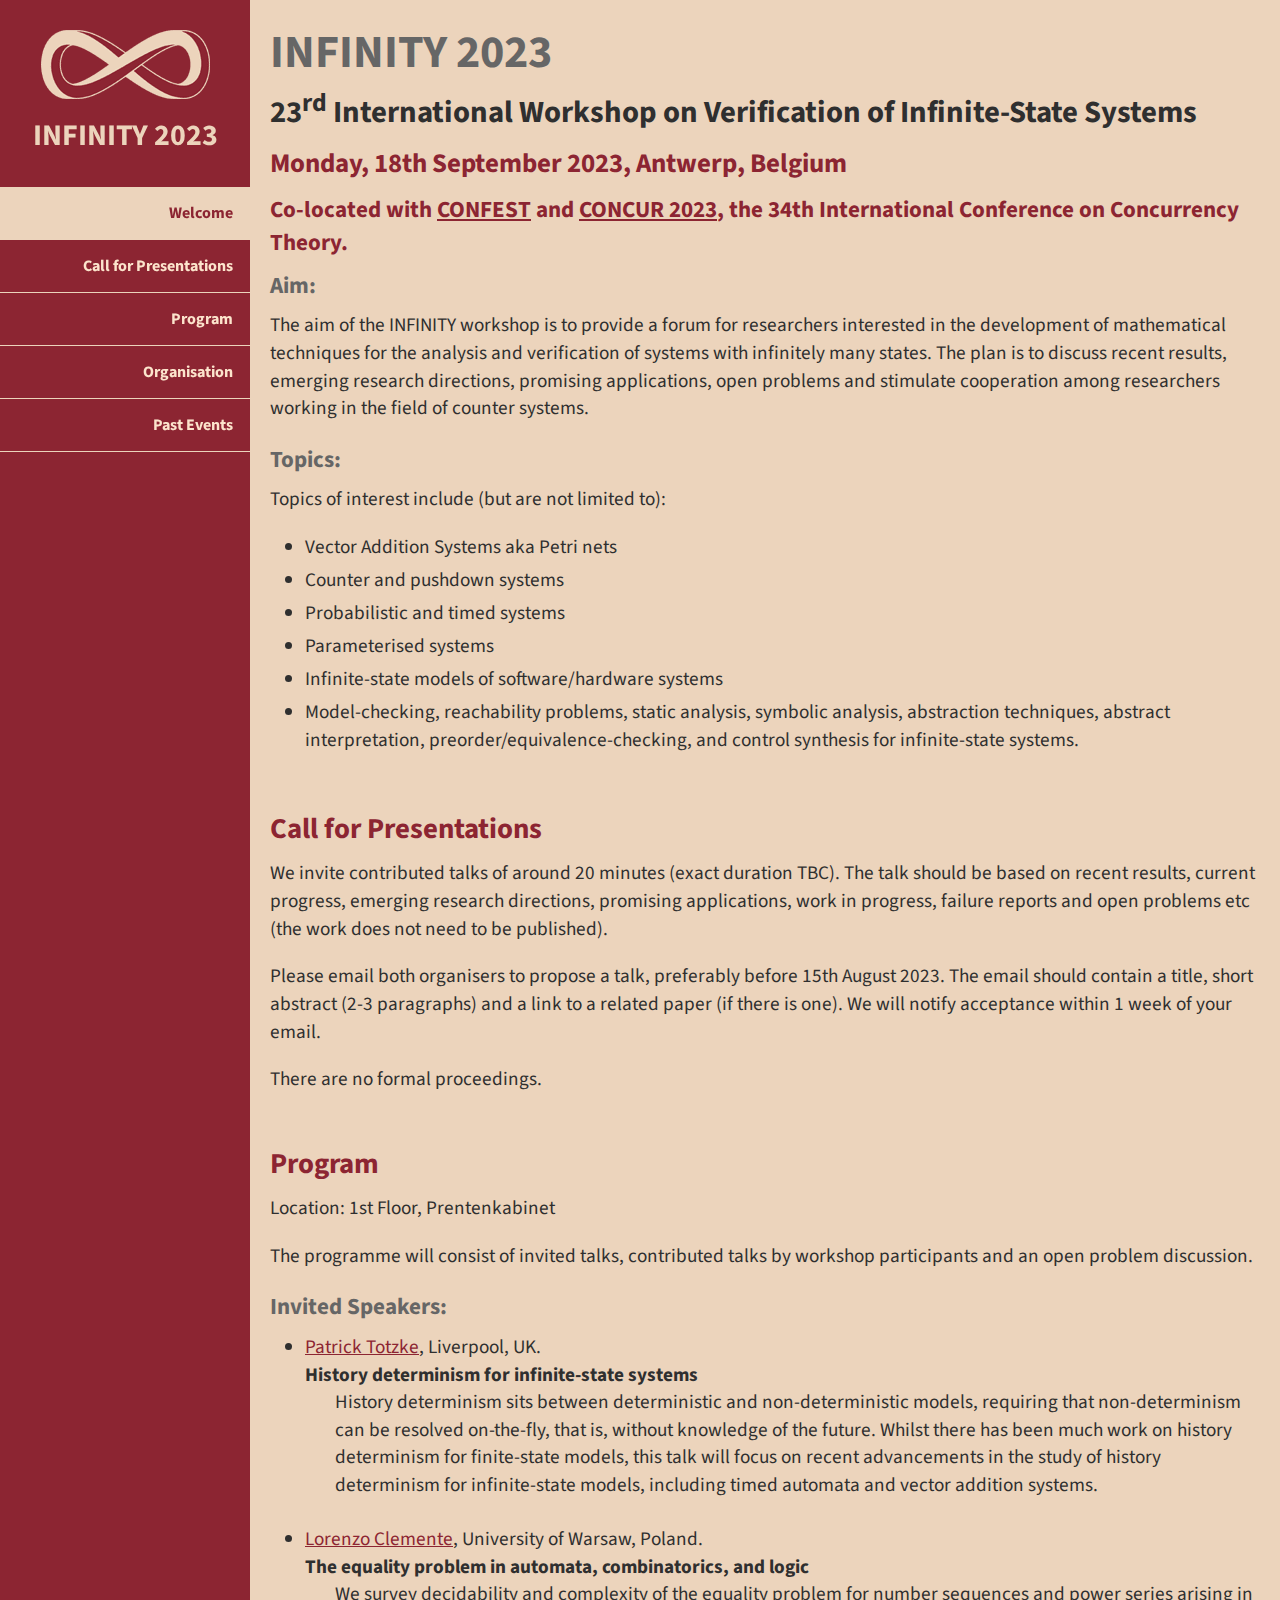
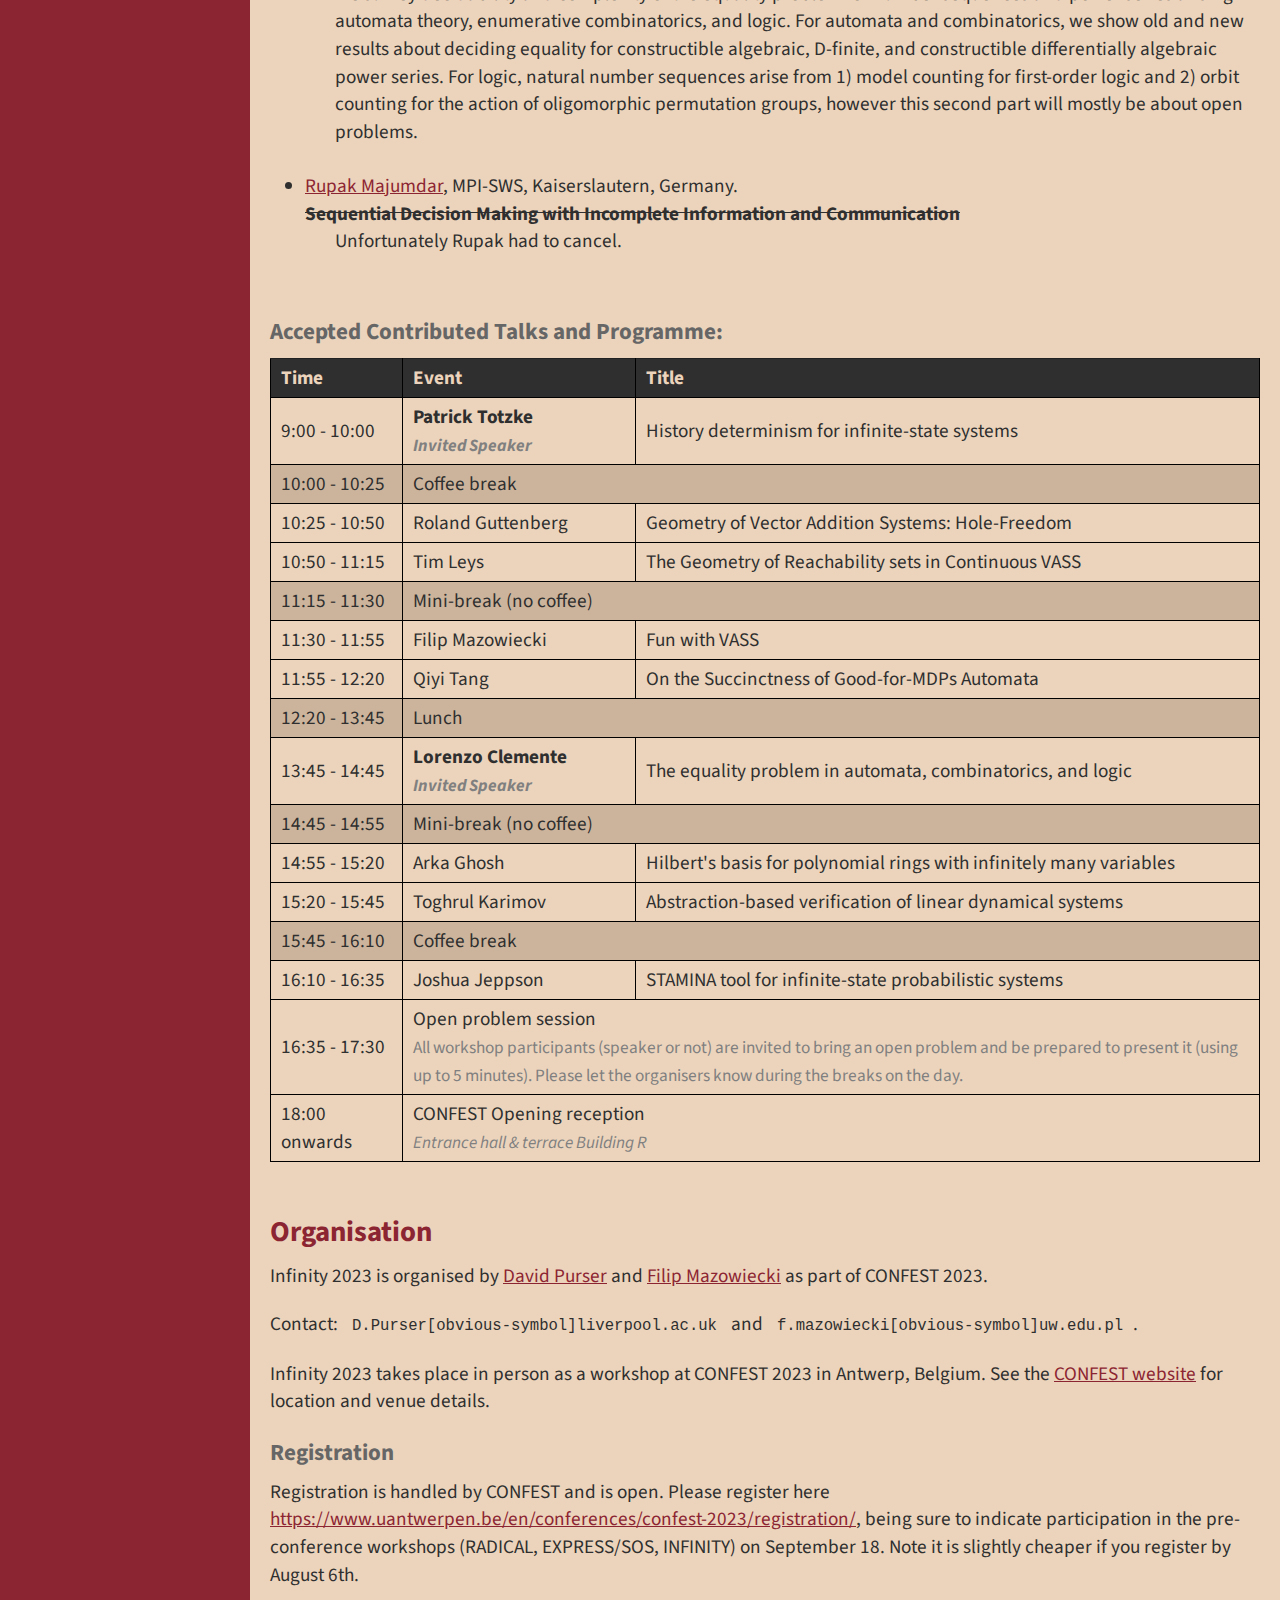
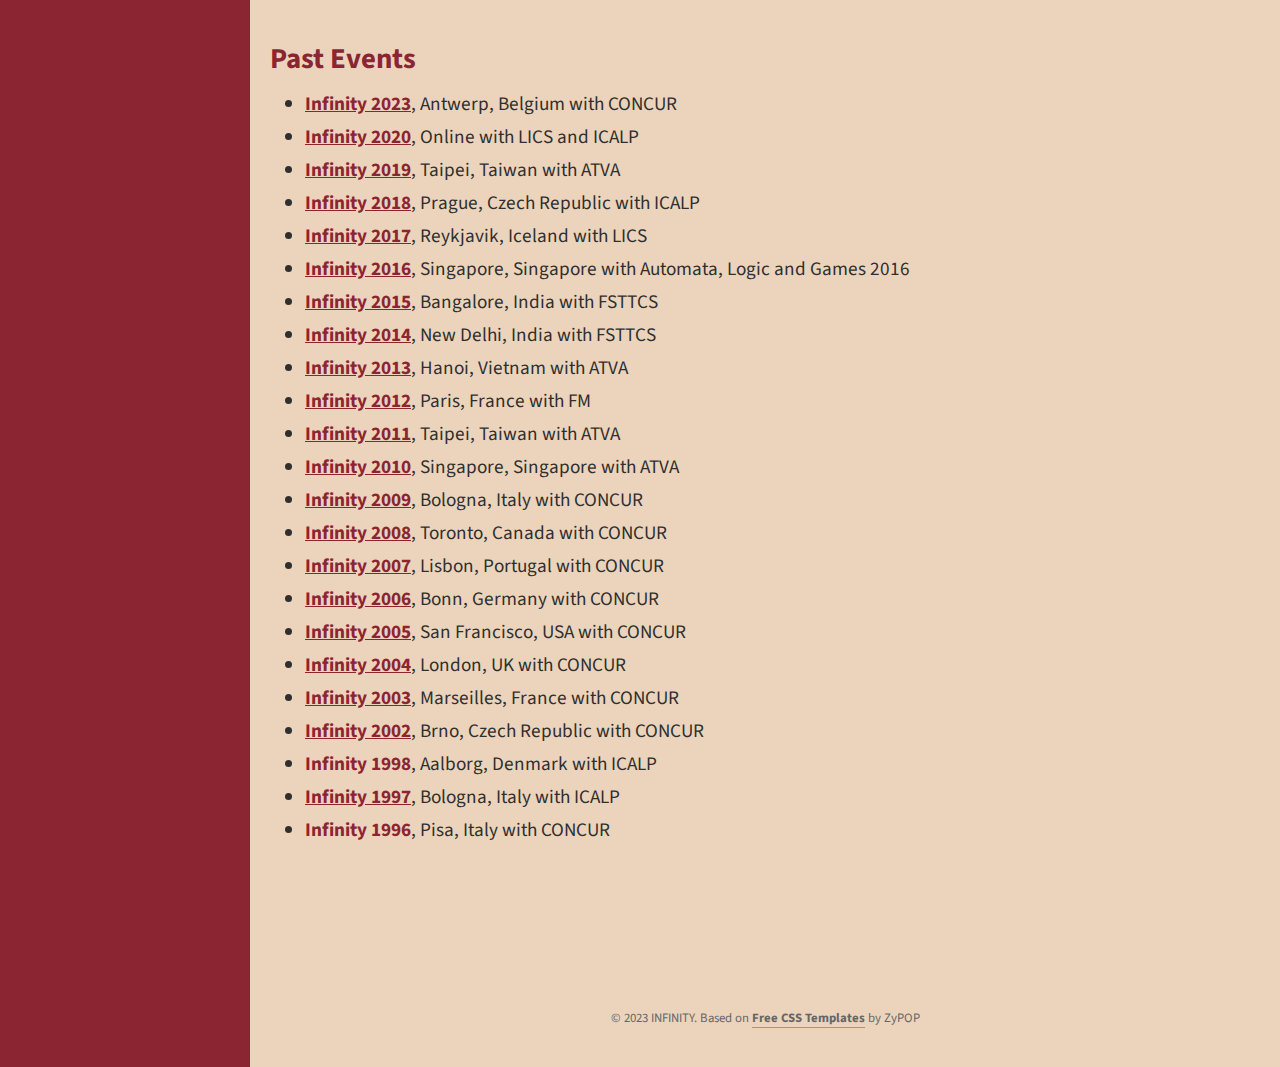
<file: index.html>
<!doctype html>
<html>
<head>

<meta http-equiv="Content-Type" content="text/html; charset=utf-8"/>
<title>INFINITY 2023</title>
<link rel="stylesheet" href="style.css" type="text/css"/>
<meta name="viewport" content="width=device-width, initial-scale=1">
<meta name="thumbnail" content="logo_inv.gif" />

<script src="jquery.js"></script>
</head>

<body>

<div id="main" class="width">

 <aside id="sidebar" class="column-left">
 
  <header>
   <img src="logo_inv.gif" alt="INFINITY"><br>
   INFINITY 2023
  </header>
 
  <nav id="mainnav">
   <ul>
    <li class="selected-item"><a href="#welcome">Welcome</a></li>
    <li><a href="#call">Call for Presentations</a></li>
    <li><a href="#program">Program</a></li>
    <li><a href="#organisation">Organisation</a></li>
    <li><a href="#past">Past Events</a></li>
   </ul>
  </nav>
  
 </aside>

 <div class="column-right">
 <div id="content">
    

     <div id="welcome" >
     <h1>INFINITY 2023</h1>
     <h2>
         23<sup>rd</sup>
         International Workshop
         on Verification of Infinite-State Systems
     </h2>
     <div class="key-info">
         <time datetime="2023-09-18">Monday, 18th September 2023</time>,
         Antwerp, Belgium
     </div>
     <div class="key-info-sm">
         Co-located with <a href="https://www.uantwerpen.be/en/conferences/confest-2023/">CONFEST</a> and <a href="https://www.uantwerpen.be/en/conferences/confest-2023/concur/">CONCUR 2023</a>, the 34th International Conference on Concurrency Theory.
     </div>

     <h5>Aim:</h5>
     <p>
     The aim of the INFINITY workshop is to
     provide a forum for researchers interested in the development of mathematical techniques for the analysis and verification of systems with infinitely many states. The plan is to discuss recent results, emerging research directions, promising applications, open problems and stimulate cooperation among researchers working in the field of counter systems.
   </p>
 
     <h5>Topics:</h5>
     <p>
     Topics of interest include (but are not limited to):
     </p>
       <ul>
         <li>Vector Addition Systems aka Petri nets</li>
         <li>Counter and pushdown systems</li>
         <li>Probabilistic and timed systems </li>
         <li>Parameterised systems </li>
         <li>Infinite-state models of software/hardware systems</li>
         <li>Model-checking, reachability problems, static analysis, symbolic analysis, abstraction techniques, abstract interpretation, preorder/equivalence-checking, and control synthesis for infinite-state systems.</li>
       </ul>

     </div>



     <div id="call">
      <h3>Call for Presentations</h3>
      <p>
        We invite contributed talks of around 20 minutes (exact duration TBC). The talk should be based on recent results, current progress, emerging research directions, promising applications, work in progress, failure reports and open problems etc (the work does not need to be published). 
      </p><p>
        Please email both organisers to propose a talk, preferably before 15th August 2023. The email should contain a title, short abstract (2-3 paragraphs) and a link to a related paper (if there is one). We will notify acceptance within 1 week of your email. 
      </p><p>
        There are no formal proceedings.
      </p> 
     </div>
     
     <div id="program">
      <h3>Program</h3>
      <p>
      Location: 1st Floor, Prentenkabinet</p>
      <p>
      The programme will consist of invited talks, contributed talks by workshop participants and an open problem discussion. </p>

      <h5>Invited Speakers: </h5>
      <ul>


        <li><a href="https://cgi.csc.liv.ac.uk/~patrick/">Patrick Totzke</a>, Liverpool, UK.<br>
        <strong>History determinism for infinite-state systems</strong>

        <p class="indent">
          History determinism sits between deterministic and non-deterministic models, requiring that non-determinism can be resolved on-the-fly, that is, without knowledge of the future. Whilst there has been much work on history determinism for finite-state models, this talk will focus on recent advancements in the study of history determinism for infinite-state models, including timed automata and vector addition systems.
        </p>

         </li>


        <li><a href="https://sites.google.com/view/lorenzoclemente/">Lorenzo Clemente</a>, University of Warsaw, Poland. <br>
          <strong>The equality problem in automata, combinatorics, and logic</strong>



        <p class="indent">
          We survey decidability and complexity of the equality problem for number sequences and power series arising in automata theory, enumerative combinatorics, and logic.
          For automata and combinatorics, we show old and new results about deciding equality for constructible algebraic, D-finite, and constructible differentially algebraic power series.
          For logic, natural number sequences arise from 1) model counting for first-order logic and 2) orbit counting for the action of oligomorphic permutation groups,
          however this second part will mostly be about open problems.

        </p>

        </li>

        <li><a href="https://people.mpi-sws.org/~rupak/">Rupak Majumdar</a>, MPI-SWS, Kaiserslautern, Germany.<br>
        <strong style="text-decoration: line-through;">Sequential Decision Making with Incomplete Information and Communication</strong>

        <p class="indent">
          Unfortunately Rupak had to cancel.
        </p>
        <!-- <p class="indent">
          We survey some recent results in sequential decision making under uncertainty between a principal and an agent. There is an information asymmetry among them, and each can observe aspects of the state that the other does not. The principal has the power of commitment, both to elicit information from the agent and to provide signals about her own information. The principal and the agent communicate their signals to each other, and select their actions independently based on this communication. Each player receives a payoff based on the state and their joint actions, and the environment moves to a new state. We study the resulting decision problems over both finite and infinite horizon, point out special cases of our model, survey some recent algorithmic results, and point out open problems.
        </p>
 -->
         </li>
      </ul>

       <h5>Accepted Contributed Talks and Programme:</h5>
      
        <table>
          <tr>
            <th style="min-width: 100px;">Time</th>
            <th>Event</th>
            <th>Title</th>
          </tr>
          <tr>
            <td>9:00 - 10:00</td>
            <td class="strong">Patrick Totzke
              <br><span class="it muted">Invited Speaker</span>
            </td>
            <td>History determinism for infinite-state systems</td>
          </tr>
          <tr class="break">
            <td>10:00 - 10:25</td>
            <td colspan="2">Coffee break</td>
          </tr>
          <tr>
            <td>10:25 - 10:50</td>
            <td>Roland Guttenberg</td>
            <td>Geometry of Vector Addition Systems: Hole-Freedom</td>
          </tr>
          <tr>
            <td>10:50 - 11:15</td>
            <td>Tim Leys</td>
            <td>The Geometry of Reachability sets in Continuous VASS</td>
            
          </tr>
          <tr class="break">
            <td>11:15 - 11:30</td>
            <td colspan="2">Mini-break (no coffee)</td>
          </tr>
          <tr>
            <td>11:30 - 11:55</td>
            <td>Filip Mazowiecki</td>
            <td>Fun with VASS</td>
          </tr>
          <tr>
            <td>11:55 - 12:20</td>
            <td>Qiyi Tang</td>
            <td>On the Succinctness of Good-for-MDPs Automata</td>
          </tr>
          <tr class="break">
            <td>12:20 - 13:45</td>
            <td colspan="2">Lunch</td>
          </tr>
          <tr>
            <td>13:45 - 14:45</td>
            <td class="strong">Lorenzo Clemente
              <br><span class="it muted">Invited Speaker</span></td>
            <td>The equality problem in automata, combinatorics, and logic</td>
          </tr>
          <tr class="break">
            <td>14:45 - 14:55</td>
            <td colspan="2">Mini-break (no coffee)</td>
          </tr>
          <tr>
            <td>14:55 - 15:20</td>
            <td>Arka Ghosh</td>
            <td>Hilbert's basis for polynomial rings with infinitely many variables</td>
          </tr>
          <tr>
            <td>15:20 - 15:45</td>
            <td>Toghrul Karimov</td>
            <td>Abstraction-based verification of linear dynamical systems</td>
          </tr>
          <tr class="break">
            <td>15:45 - 16:10</td>
            <td colspan="2">Coffee break</td>
          </tr>
          <tr>
            <td>16:10 - 16:35</td>
            <td>Joshua Jeppson</td>
            <td>STAMINA tool for infinite-state probabilistic systems</td>
          </tr>
          <tr>
            <td>16:35 - 17:30</td>
            <td colspan="2">Open problem session<br>
              <span class="muted">
                All workshop participants (speaker or not) are invited to bring an open problem and be prepared to present it (using up to 5 minutes). Please let the organisers know during the breaks on the day.
              </span>
            </td>
          </tr>
          <tr>
            <td>18:00 onwards</td>
            <td colspan="2">CONFEST Opening reception
              <br><span class="it muted">Entrance hall & terrace Building R</span>  </td>
          </tr>
        </table>



     </div>


     <div id="organisation">
      <h3>Organisation</h3>
      <p>
        Infinity 2023 is organised by <a href="https://www.davidpurser.net/">David Purser</a> and <a href="https://fmazowiecki.github.io/">Filip Mazowiecki</a> as part of CONFEST 2023.
      </p>
      <p>
        Contact: <code>
<script>document.write('D'+'&'+'#'+'4'+'6'+';'+'&'+'#'+'8'+'0'+';'+'u'+'&'+'#'+'1'+'1'+'4'+';'+'&'+'#'+'1'+'1'+'5'+';'+'e'+'r'+'[obvious-symbol]'+'l'+'i'+'v'+'&'+'#'+'1'+'0'+'1'+';'+'r'+'p'+'o'+'o'+'l'+'&'+'#'+'4'+'6'+';'+'a'+'c'+'&'+'#'+'4'+'6'+';'+'u'+'&'+'#'+'1'+'0'+'7'+';');</script></code> and <code>f.mazowiecki[obvious-symbol]uw.edu.pl</code>.
      </p>
      <p>
        Infinity 2023 takes place in person as a workshop at CONFEST 2023 in Antwerp, Belgium. See the <a href="https://www.uantwerpen.be/en/conferences/confest-2023/">CONFEST website</a> for location and venue details.<br>
        
      </p>

      <h5>Registration</h5>
      <p>
      Registration is handled by CONFEST and is open. Please register here <a href="https://www.uantwerpen.be/en/conferences/confest-2023/registration/">https://www.uantwerpen.be/en/conferences/confest-2023/registration/</a>, being sure to indicate participation in the pre-conference workshops (RADICAL, EXPRESS/SOS, INFINITY) on September 18. Note it is slightly cheaper if you register by August 6th.</p>
     </div>
     


     <div id="past">
     <h3>
         Past Events
     </h3>
     
       <ul class="past-events">
           <li>
             <a class="past-inf" href="https://infinity-2023.github.io/" >Infinity 2023</a>, Antwerp, Belgium with CONCUR
           </li>
           <li>
             <a class="past-inf" href="https://infinity.mpi-sws.org/" >Infinity 2020</a>, Online with LICS and ICALP
           </li>
           <li>
              <a  class="past-inf" href="http://atva2019.iis.sinica.edu.tw/infinity2019/">Infinity 2019</a>, Taipei, Taiwan with ATVA
           </li>
           <li>
             <a class="past-inf" href="https://www.fi.muni.cz/usr/kucera/infinity18/">Infinity 2018</a>, Prague, Czech Republic with ICALP
           </li>
          <li>
            <a class="past-inf" href="https://web.archive.org/web/20190829201931/http://www.lsv.fr/~haase/infinity17/">Infinity 2017</a>, Reykjavik, Iceland with LICS
           </li>

         <li>
           <a class="past-inf" href="https://imsarchives.nus.edu.sg/oldwww/Programs/016auto/files/infinity.jpg">Infinity 2016</a>, Singapore, Singapore with Automata, Logic and Games 2016
         </li>

         <li>
           <a class="past-inf" href="http://user.it.uu.se/~aiscy966/Infinity2015/main.html">Infinity 2015</a>, Bangalore, India with FSTTCS
         </li>
         <li>
           <a class="past-inf" href="http://user.it.uu.se/~aiscy966/Infinity2014/main.html">Infinity 2014</a>, New Delhi, India with FSTTCS
         </li>
         <li>
           <a class="past-inf" href="http://www.fit.vutbr.cz/~holik/INFINITY13/">Infinity 2013</a>, Hanoi, Vietnam with ATVA
         </li>
         <li>
           <a class="past-inf" href="http://www.it.uu.se/workshop/infinity2012/">Infinity 2012</a>, Paris, France with FM
         </li>
         <li>
           <a class="past-inf" href="http://web.archive.org/web/20120405013949/http://soslab.nccu.edu.tw:80/infinity11/">Infinity 2011</a>, Taipei, Taiwan with ATVA
         </li>
         <li>
           <a class="past-inf" href="http://www.it.uu.se/workshop/infinity2010/">Infinity 2010</a>, Singapore,
           Singapore with ATVA
         </li>
         <li>
           <a class="past-inf" href="http://www.cs.toronto.edu/infinity2009">Infinity 2009</a>, Bologna, Italy with CONCUR
         </li>
         <li>
           <a class="past-inf" href="http://www.fit.vutbr.cz/events/infinity08/">Infinity 2008</a>, Toronto, Canada with CONCUR
         </li> 
         <li>
           <a class="past-inf" href="http://web.archive.org/web/20080518082835/http://www.cs.uiuc.edu/infinity07/">Infinity 2007</a>, Lisbon, Portugal with CONCUR
         </li>
         <li>
           <a class="past-inf" href="http://web.archive.org/web/20070208100301/http://www.liafa.jussieu.fr:80/infinity06">Infinity 2006</a>, Bonn, Germany with CONCUR
         </li>
         <li>
           <a class="past-inf" href="http://web.archive.org/web/20070222080450/http://www.brics.dk:80/infinity05/">Infinity 2005</a>, San Francisco, USA with CONCUR
         </li>
         <li>
           <a class="past-inf" href="http://web.archive.org/web/20061201233627/http://homepages.inf.ed.ac.uk/jcb/Infinity04/">Infinity 2004</a>, London, UK with CONCUR
         </li>
         <li>
           <a class="past-inf" href="http://web.archive.org/web/20031203112534/http://www.lsv.ens-cachan.fr/infinity03/">Infinity 2003</a>, Marseilles, France with CONCUR
         </li>
         <li>
           <a class="past-inf" href="http://www.fi.muni.cz/infinity02/">Infinity 2002</a>, Brno, Czech Republic with CONCUR
         </li>  

         <li>
           <span class="past-inf">Infinity 1998</span>, Aalborg, Denmark with ICALP
         </li>

         <li>
           <a class="past-inf" href="http://web.archive.org/web/20021203050302/http://user.it.uu.se/~fm/infinity97cfp.html">Infinity 1997</a>, Bologna, Italy with ICALP
         </li>

         <li>
          <span class="past-inf">Infinity 1996</span>, Pisa, Italy with CONCUR
         </li>
       </ul>
     </div>
   </div>

     <footer class="clear">
        <hr>
        <p>&copy; 2023 INFINITY. Based on <a href="https://web.archive.org/web/20190429211603/http://zypopwebtemplates.com/">Free CSS Templates</a> by ZyPOP</p>
     </footer>
 </div>
 
 <div class="clear"></div>
</div>
<script>
  $(document).ready(function(){
    prepare = function() {
      var scrollPos = $(window).scrollTop();
      $('#content > div').each(function(i){
        var offT = $(this).offset().top;
        if((offT-scrollPos-20) <= 0) {
          $('.selected-item').removeClass('selected-item')
          $('#mainnav li').eq(i).addClass('selected-item')
        }
      })
    };
    $(window).scroll(prepare);
    prepare();
  });
</script>


</body>
</html>
</file>
<file: style.css>
@import url(https://fonts.googleapis.com/css?family=Source+Sans+Pro:400,700);

body {
	margin:0px auto;
	padding:0;
	background: #ecd4bc;
	font-family: "Source Sans Pro","sans-serif";
	font-size: 1.0em;
	color:#2f2f2f;

	/** to keep footer where it belongs to **/
	position: relative;
	height: 100%;
}
* {
	margin:0;
	padding:0;
}

.indent{
	margin-left: 30px;
}

/** element defaults **/
table {
	width:100%;
    border-collapse: collapse;
	text-align:left;
}


  th, td {
    border: 1px solid black;
    padding: 8px;
    text-align: left;
  }
  th {
    background-color: #f2f2f2;
  }

tr {
    border-color:#8c2532;
}

th, td {
	padding:5px 10px;
}
th {
    color:#ecd4bc;
	border-top:1px solid #222;
	background-color:#2F2F2F;
}
td {
}
code, blockquote {
	padding: 0 10px;
}
blockquote p {
	font-style:italic;
	font-family:Georgia, "Times New Roman", Times, serif;
	margin:0;
	height: 1%;
}
p {
	line-height:1.44em;
	margin-bottom:20px;
}
a {
	color:#8c2532;
}
a:hover {
	color:#000;
}
a:focus {
	outline:none;
}
a.button { 
    background-color: #8c2532;
    border-radius: 5px;
    color: #ecd4bc;
    display: inline-block;
    font-weight: bold;
    padding: 8px 22px;
    font-size: 0.8em;
    letter-spacing: 0.25px;
    text-decoration: none;
    text-transform: uppercase;
}

a.button-reversed { 
    background-color: #333;
}

a.button:hover {
	background-color: #669D48;
}

a.button-reversed:hover {
	background-color: #222;
}
fieldset {
	display:block;
	border:none;
	border-top:1px solid #e0e0e0;
}
fieldset legend {
	font-weight:bold;
	padding-right:10px;
	color:#999;
}
fieldset form {
	padding-top:15px;
}
fieldset p label {
	float:left;
	width:150px;
	font-family: "Source Sans Pro","sans-serif";
}
fieldset form input, fieldset form select, fieldset form textarea {
	padding:5px;
	color:#333333;
	font-size:13px;
	font-family: "Source Sans Pro","sans-serif";
	border:1px solid #ddd;
}
fieldset form input.formbutton {
border:none;
    background-color: #8c2532;
    border-radius: 5px;
    color: #FFFFFF;
    display: inline-block;
    font-weight: bold;
    padding: 8px 22px;
    font-size: 0.8em;
    letter-spacing: 0.25px;
    text-decoration: none;
    text-transform: uppercase;


}
h1 {
        color:#666;
	font-size:2.4em;
}
h2 {
	color:#2f2f2f;
	font-size:1.6em;
	font-weight:bold;
	padding-bottom:10px;
}
h3 {
	color:#8c2532;
	font-size:1.5em;
	padding-bottom:10px;
}
.key-info {
	color:#8c2532;
	font-size:1.4em;
	padding-bottom:10px;
        font-weight:bold;
}
.key-info-sm {
	color:#8c2532;
	font-size:1.2em;
	padding-bottom:10px;
        font-weight:bold;
}
h4 {
	padding-bottom:10px;
	font-size:1.4em;
	color:#000;
}
h5 {
	padding-bottom:10px;
	font-size:1.2em;
	color:#666666;
}
ul, ol {
	margin:0 0 35px 35px;
}
li {
	padding-bottom:5px;
}


.past-inf {
        color: #8c2532;
        font-weight: bold;
}

hr {
    display: none;
    background-color: #bbb;
    color: #bbb;
}


/** wrapper **/
div#wrapper {
	margin:0px auto;
	padding:0;
}

.width {
	width:auto;
	margin: 0 auto;
}
.it {
	font-style: italic;
}
.muted {
	font-size:0.9em;
	color:grey;
}
.strong {
	font-weight: bold;
}
tr.break {
	background-color: #ccb49c;
}


/** header **/
header {
	padding:30px 17px 30px;
	margin:0 auto;
        text-align: center;
        color:#ecd4bc;
        font-size: 30px;
        font-weight: bold;
}
header h1 { 
	text-align: right;
}

header h1 a,
header h1 a:hover,
header h1 a:visited {
	color: #ecd4bc;
	font-size: 1.5em;
	text-decoration: none;
	letter-spacing:-2px;
}

header h2 {
	color:#ecd4bc;
	text-align: right;
	font-size: 0.8em;
	font-weight: normal;
	padding-bottom:0;
	letter-spacing:0;
}


/** body **/
#main {
	padding: 0;
	background: #8c2532;
	min-height: 100%;
}

#content > div {
	margin-bottom: 50px;
}

#content > div:last-child {
	min-height:100vh;
}

/** past events **/
ul.past-events {
/*    list-style-type: none;*/
}

/** content+sidebar styles **/
.column-right {
	margin-left: 250px;
	padding: 20px;
	background-color: #ecd4bc;
}
.column-left {
	float:left;
}
aside#sidebar {
	width:250px;
	position: fixed;
}
nav#mainnav ul {
	padding: 0;
	margin: 0;
	list-style: none;
}

nav#mainnav li {
	padding:0;
	border-bottom: 1px solid #ecd4bc;
	border-top: 0px;
}
nav#mainnav li.selected-item  {
	border-top:none;
}
nav#mainnav li.selected-item a,
nav#mainnav li.selected-item a:hover {
	color:#8c2532;
	font-weight:bold;
	background: #ecd4bc;
}
nav#mainnav li a:hover {
	background:#ecd4bc;
	color: #666666;
	text-decoration:none;
}
nav#mainnav li a {
	color: #fce4cc;
	display: block;
	padding: 15px 17px;
	text-align: right;
	font-weight:  bold;
	text-decoration: none;
}


#content {
    font-size: 1.2em;
}


article {
    padding: 10px 10px 30px;
	font-size: 1.2em;
border-bottom: 1px solid #eee;
}

article h2 {
    padding-bottom: 0;
	letter-spacing: -2px;
   font-size: 2.5em;
}

article .article-info {
  color: #C0c0c0;
font-size: 0.92em;
padding: 0px 0px 10px;
}

article .article-info a { 
	color: #ccc;
}



/** footer **/
footer {
    padding:20px 0px;

    /** to keep footer where it belongs to **/
    /**
    position: absolute;
    right: 0;
    bottom: 0;
    left: 0;
   *//
}

footer p {
	color:#666;
	margin:0;
	font-size:0.8em;
	text-align: center;
}
footer p a {
	color:#666;
	font-weight:bold;
	text-decoration:none;
	border-bottom:1px solid #999;
}
footer p a:hover { color:#333; border-bottom-color: #333; }


/** clear fix **/
.clear:after {
	display: block;
	clear: both;
	visibility: hidden;
	line-height: 0;
	height: 0;
}
 
.clear {
	clear: both;
	display: inline-block;
}
.clear {
	display: block;
}





@media screen and (max-width: 740px) {

	body { font-size: 0.9em; }	


	.width { width:auto; padding-left: 10px; padding-right: 10px; }

	.column-left, .column-right { margin:0px; }

	header h1, header h2, nav#mainnav li a { text-align:center; }
	
	#column-right, aside#sidebar { position: relative; float: none; width: auto; margin-left: 0; }

	
}


@media screen and (max-width: 540px) {

	body { font-size: 0.8em; }

	header, header h1 a, header h1 a:hover { text-align: center; padding: 10px 0 0 0; font-size: 1.1em; }


	nav#mainnav ul li a { margin-top: 0; padding: 1em; }


}
</file>
